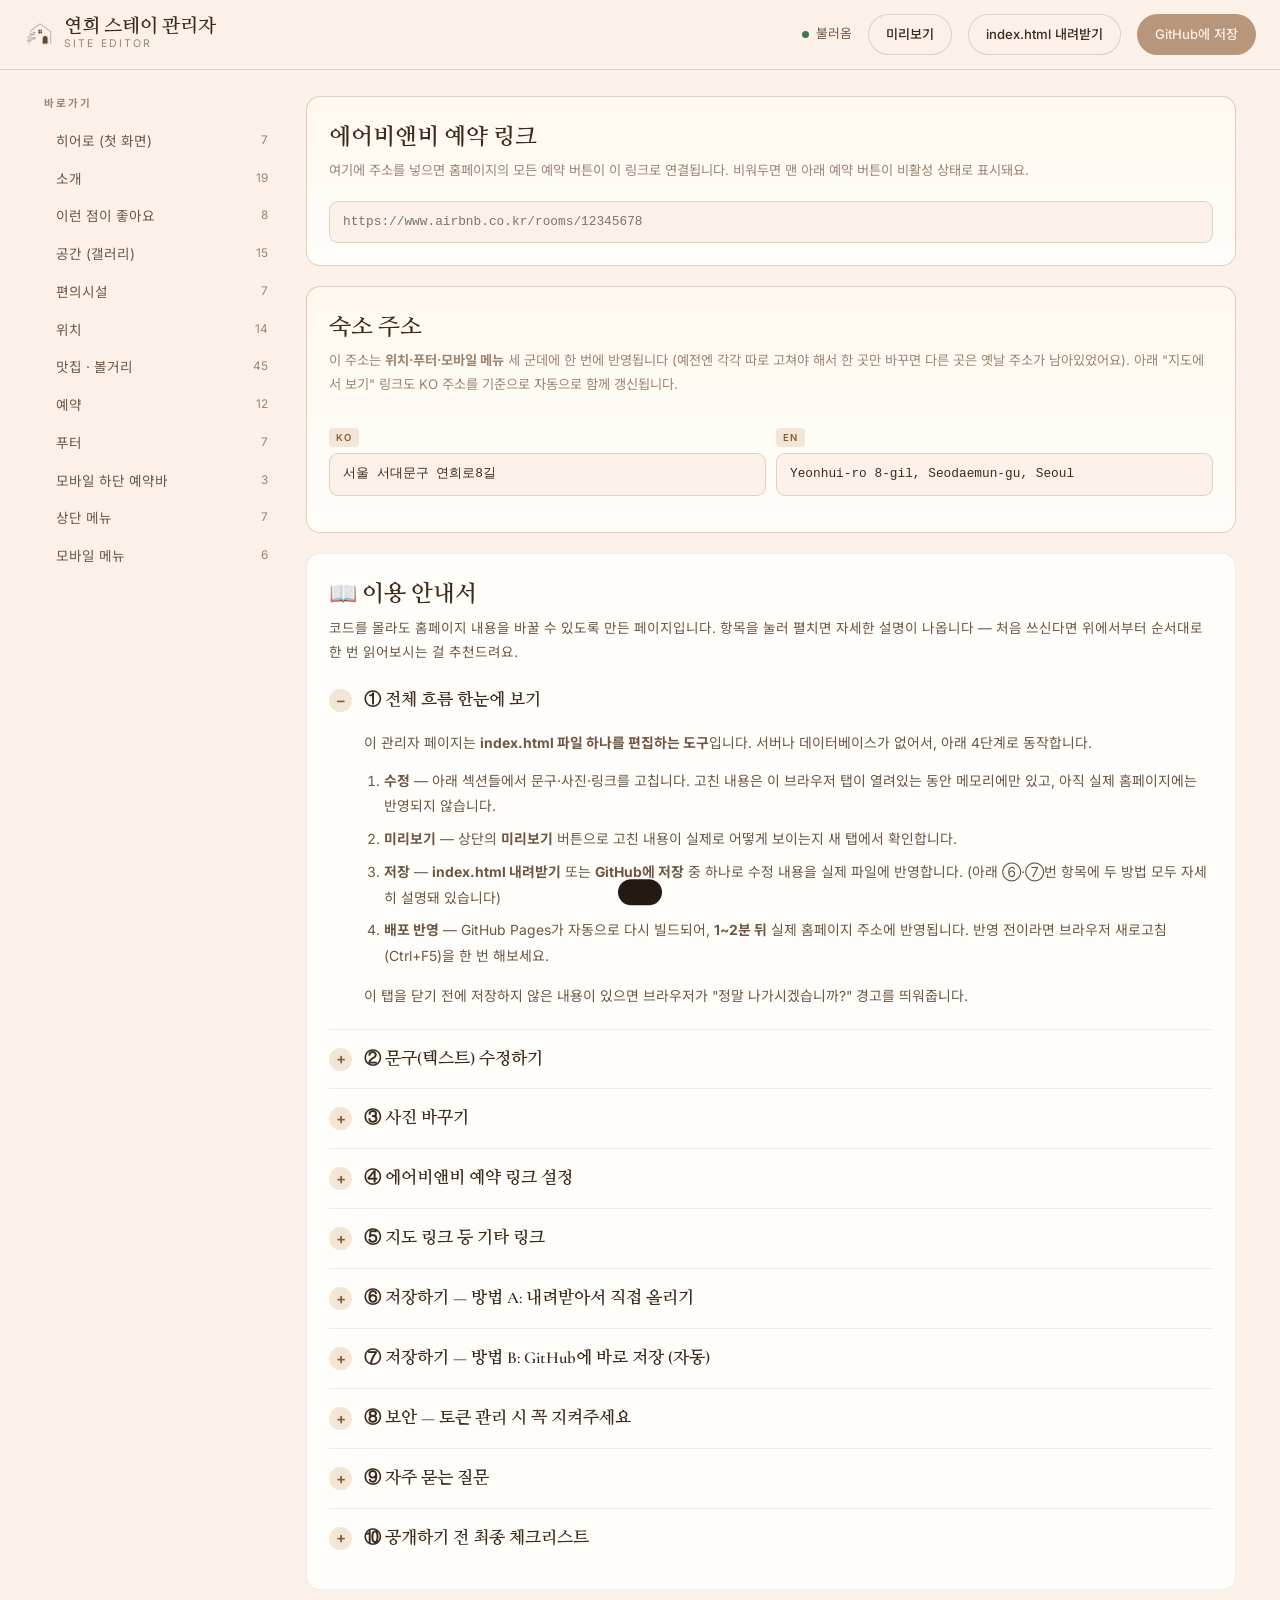
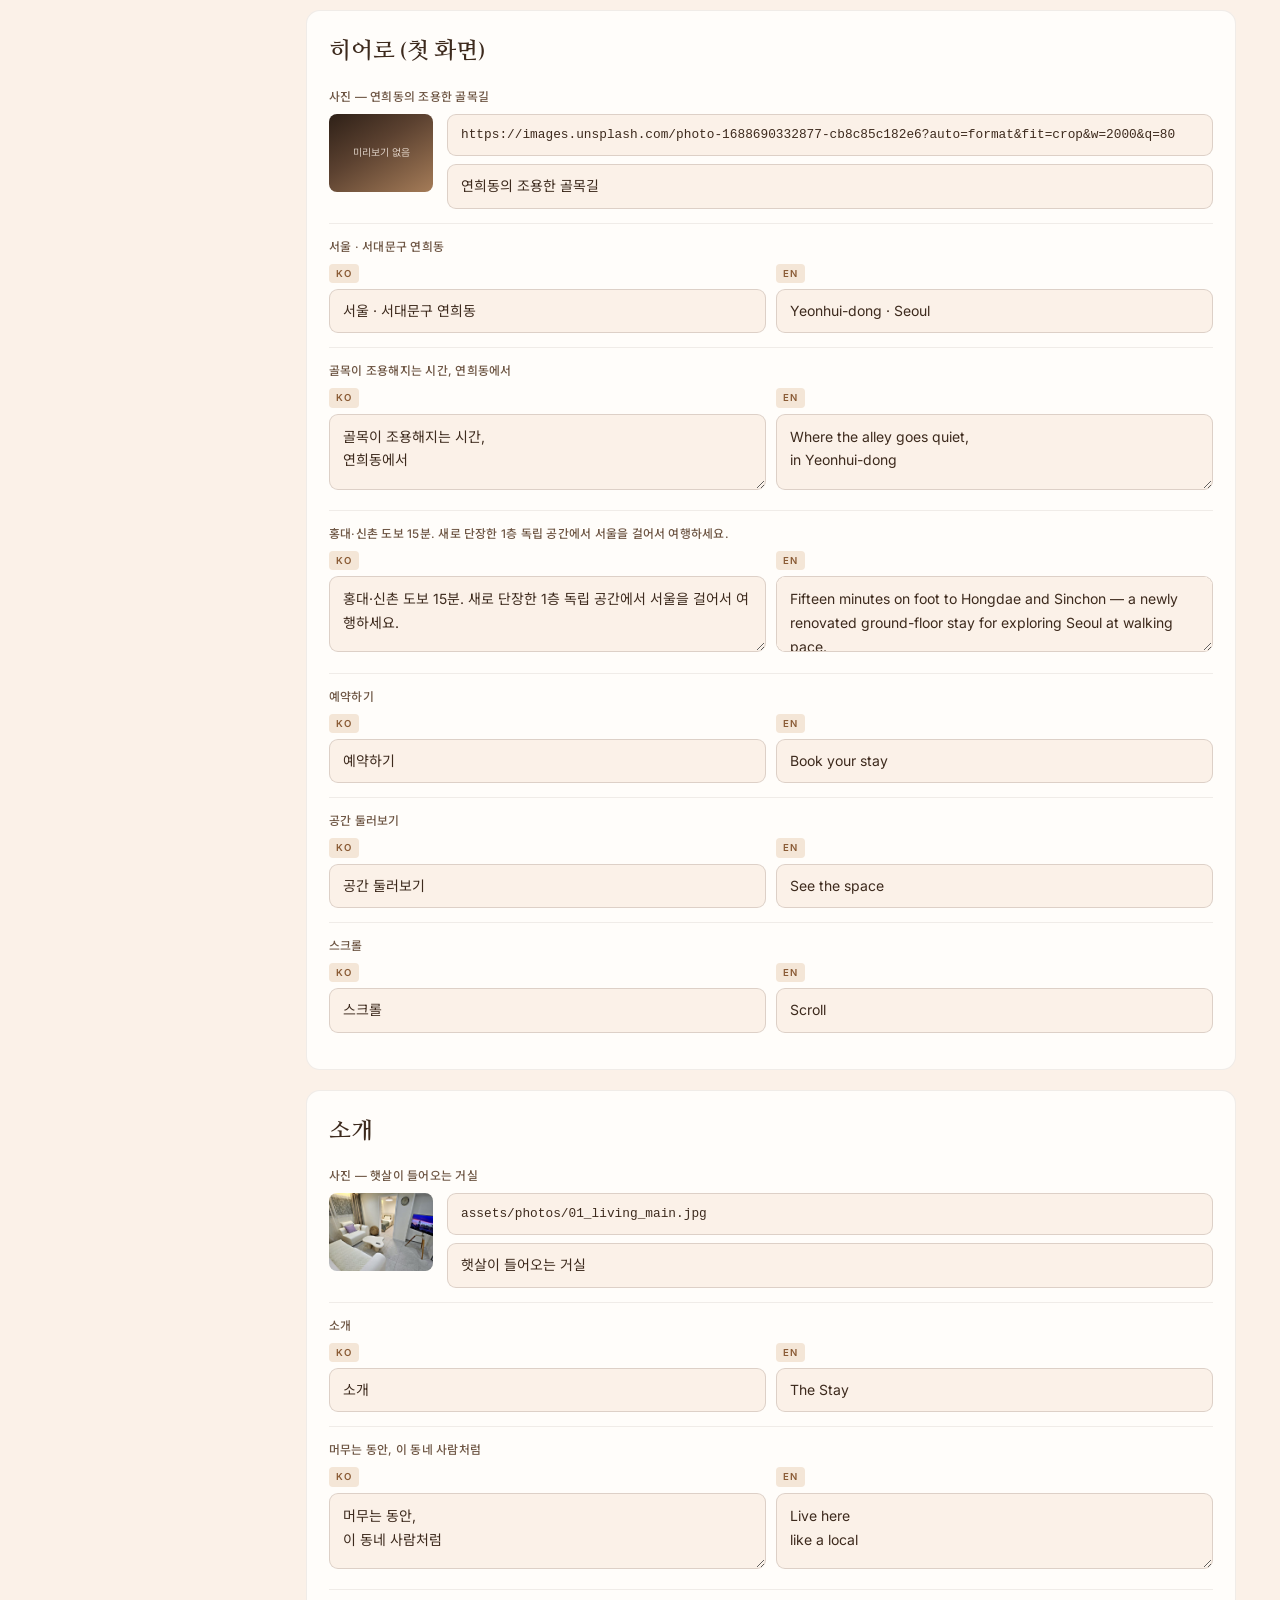
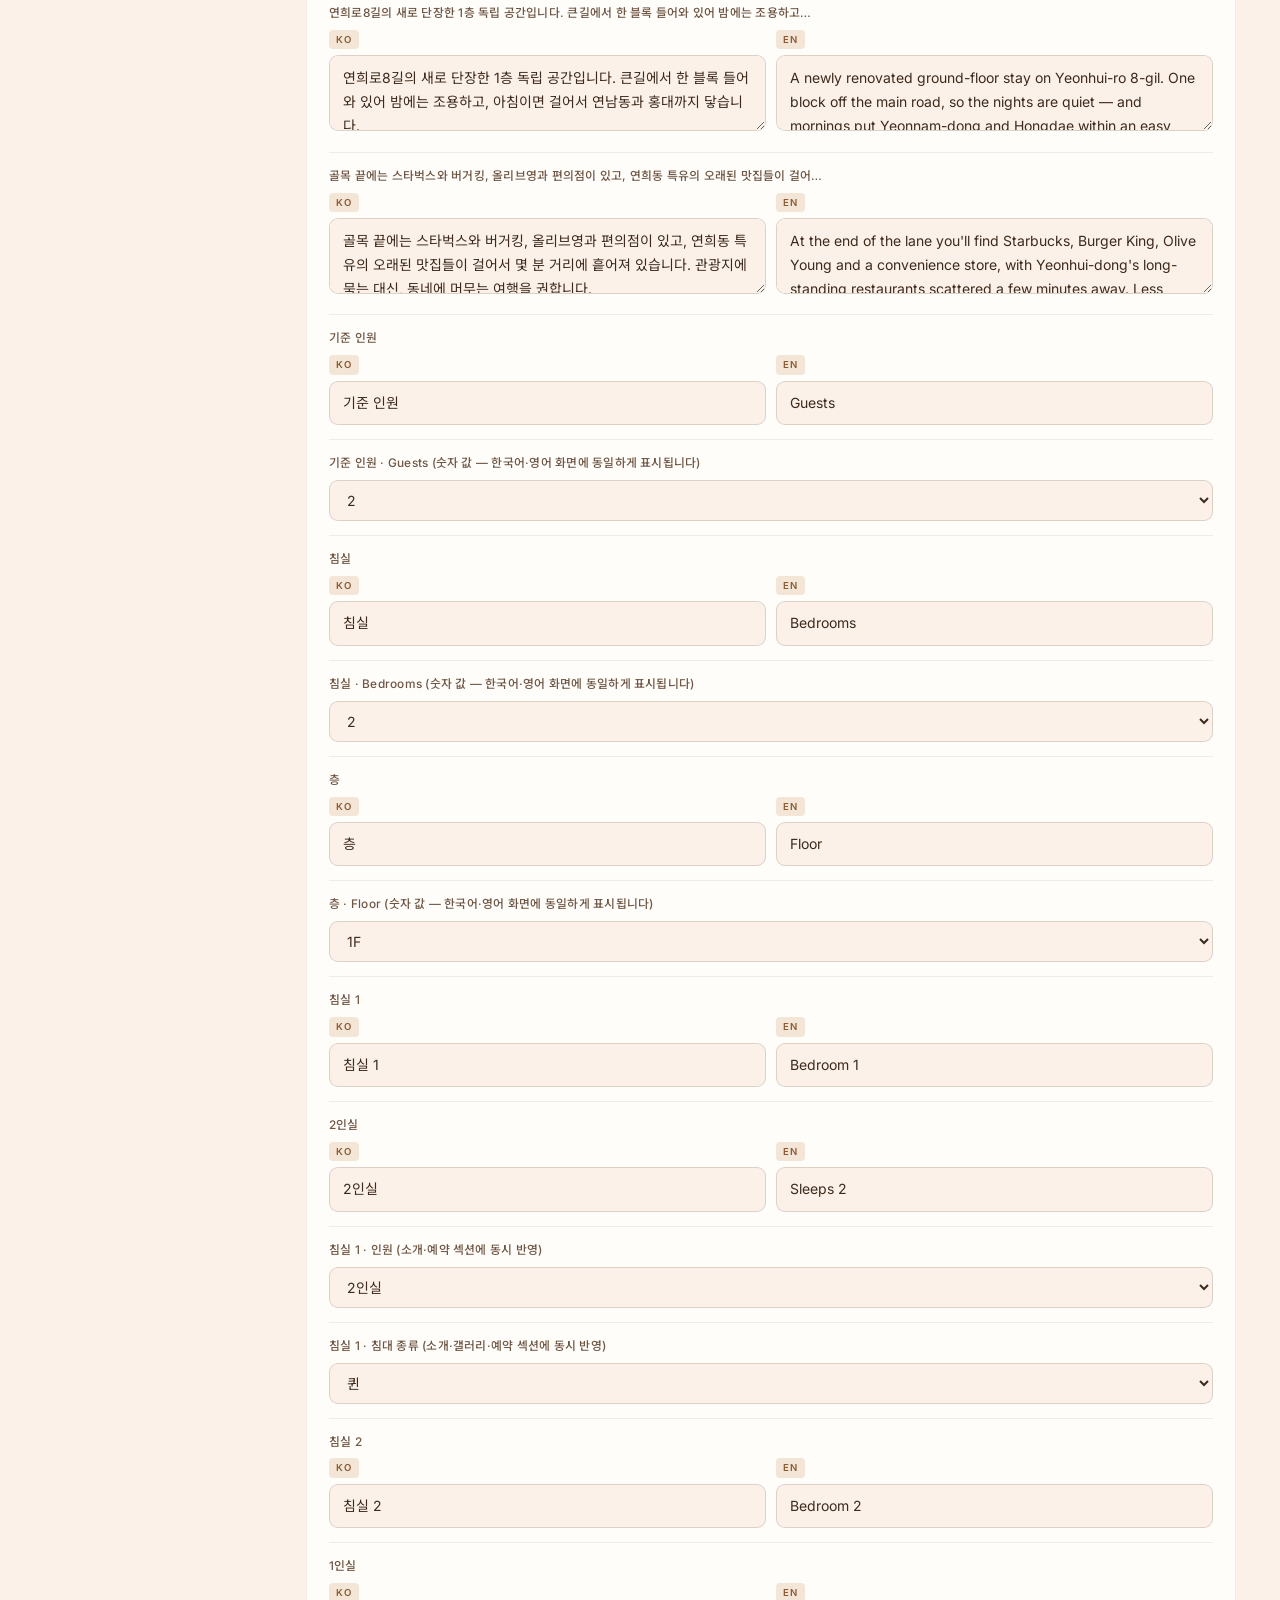
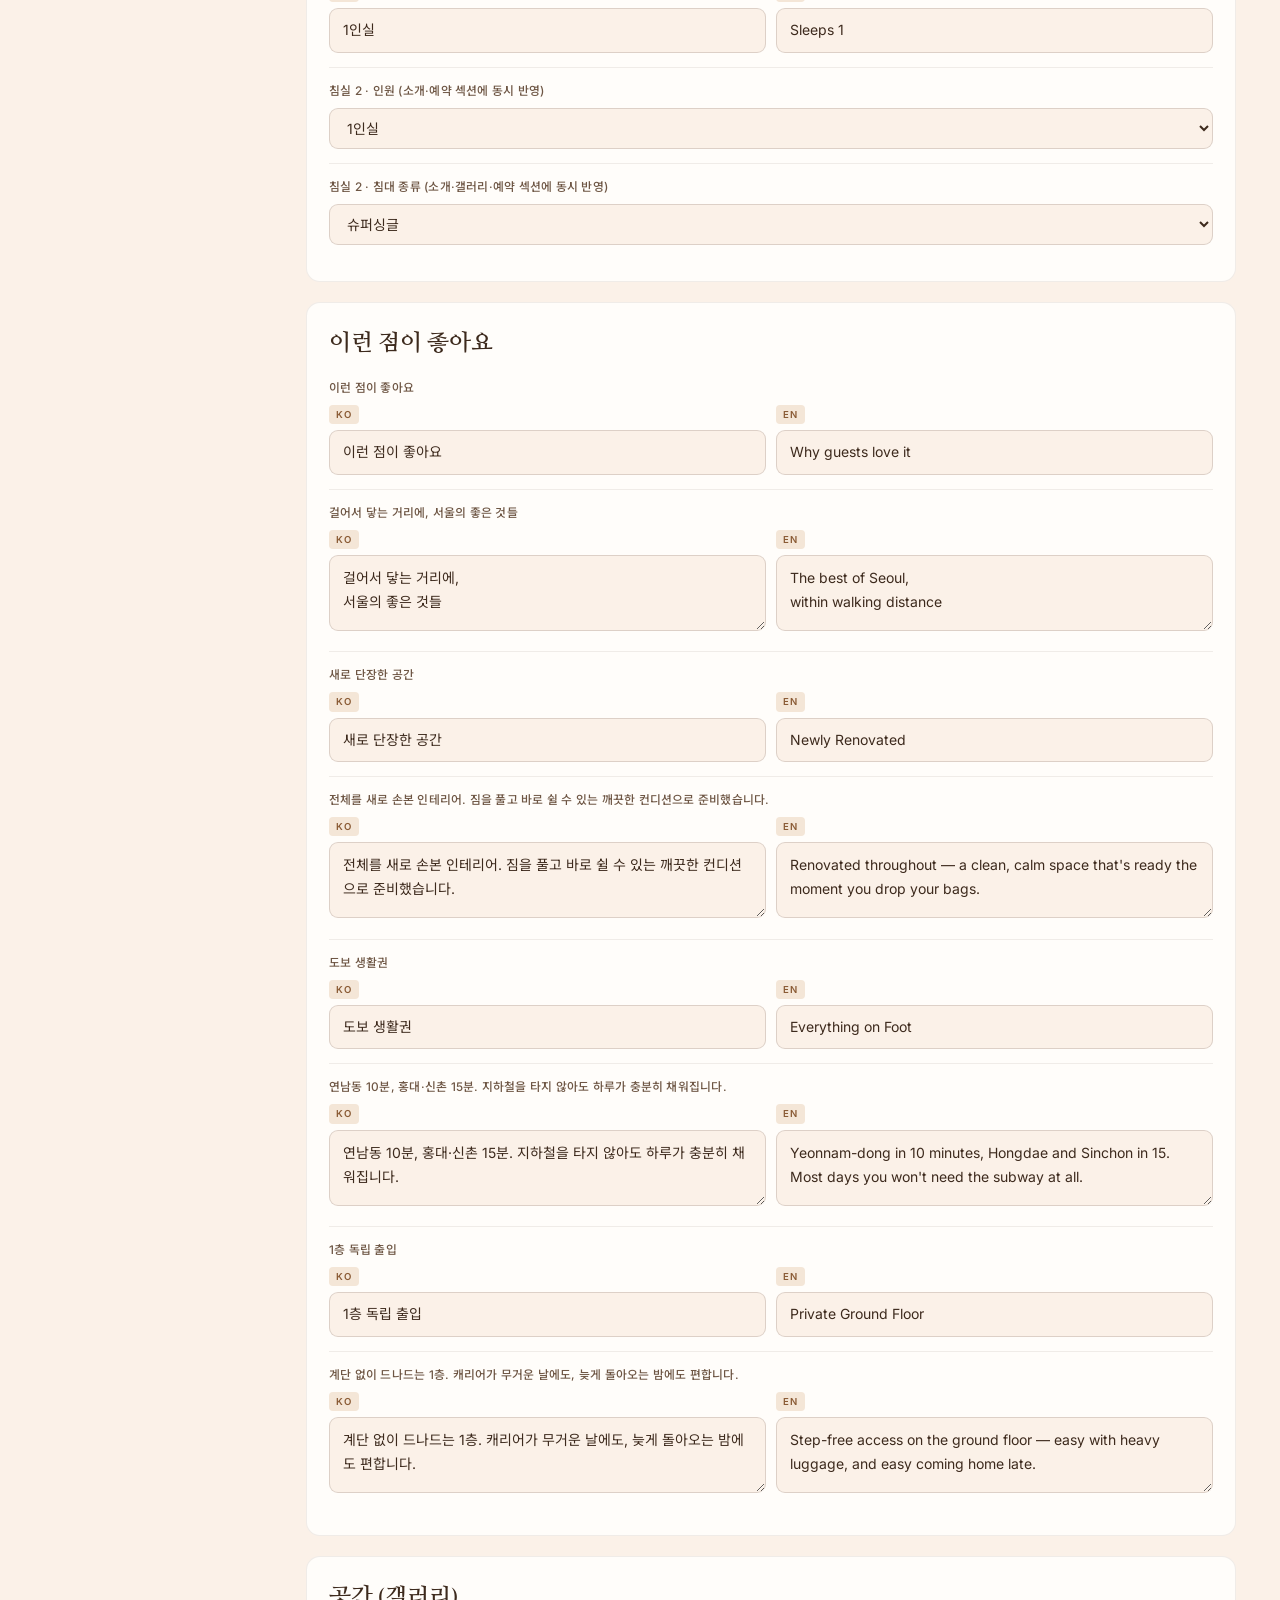
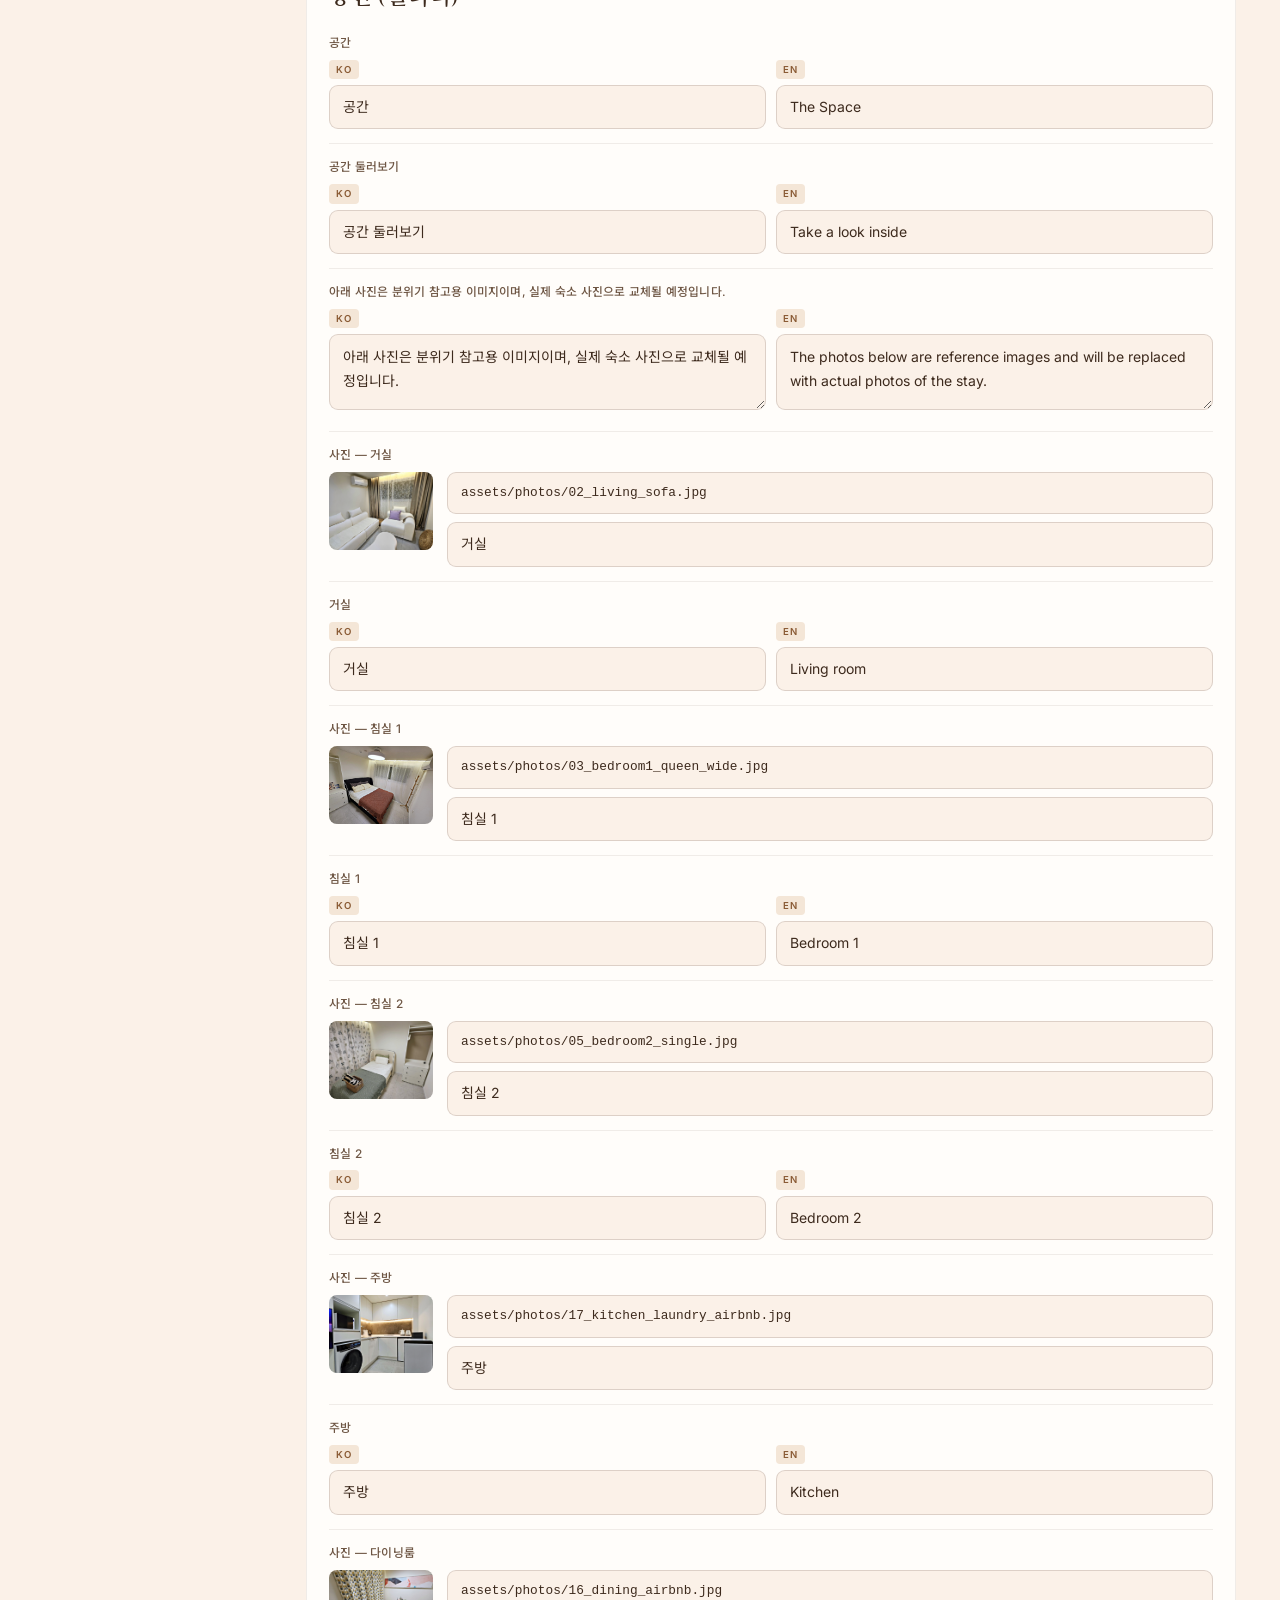
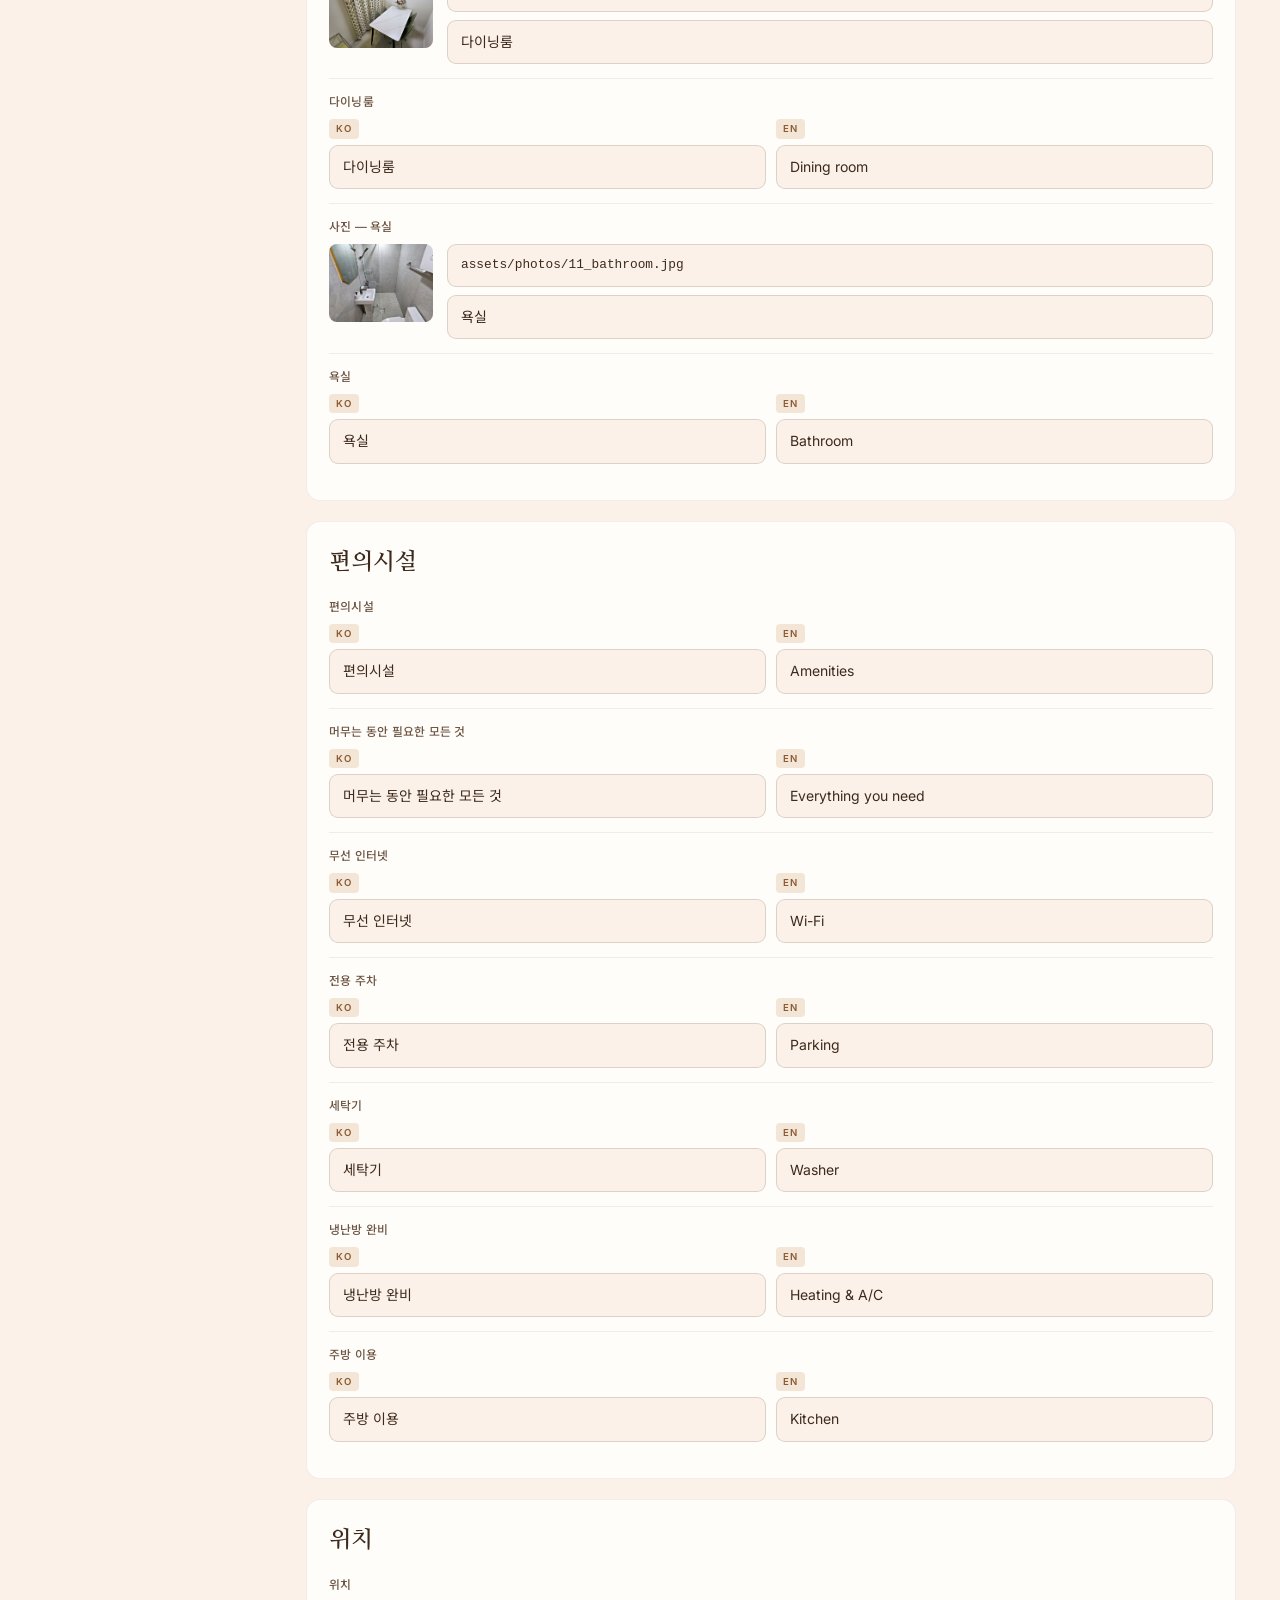
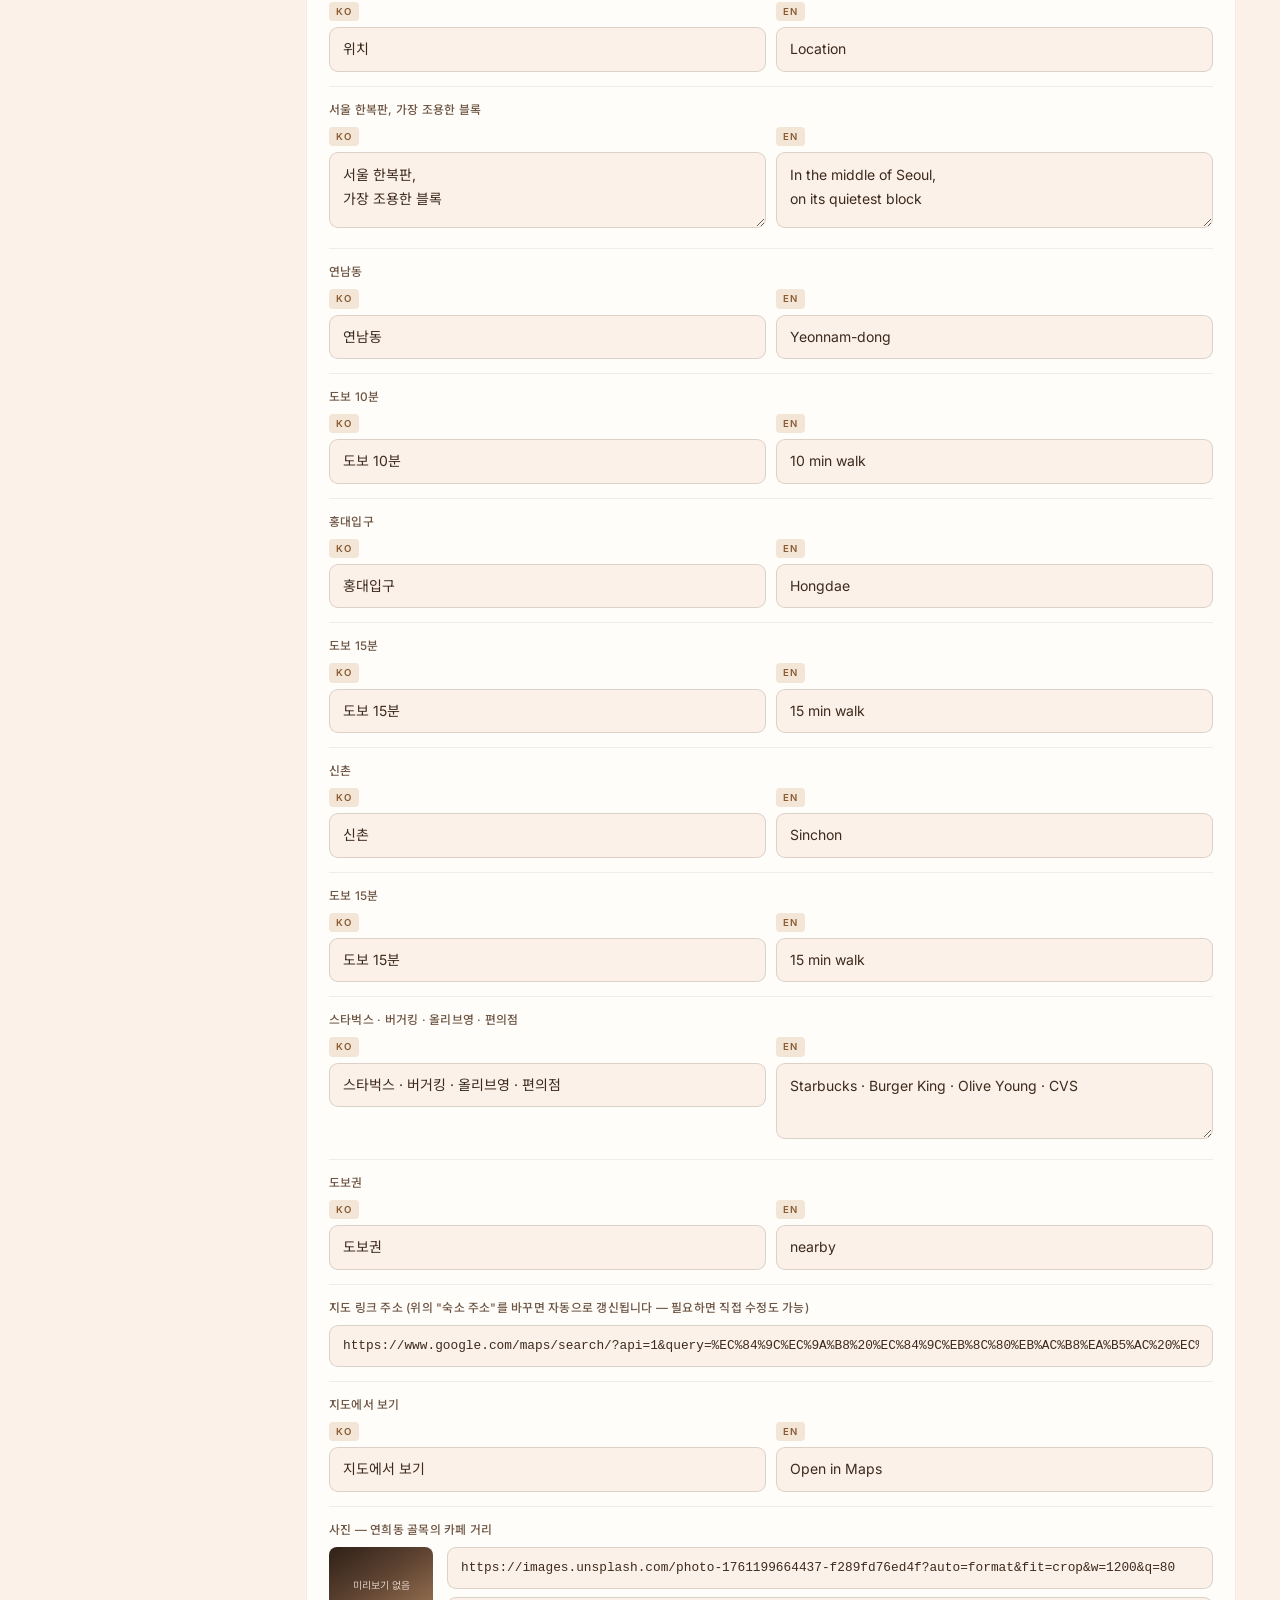
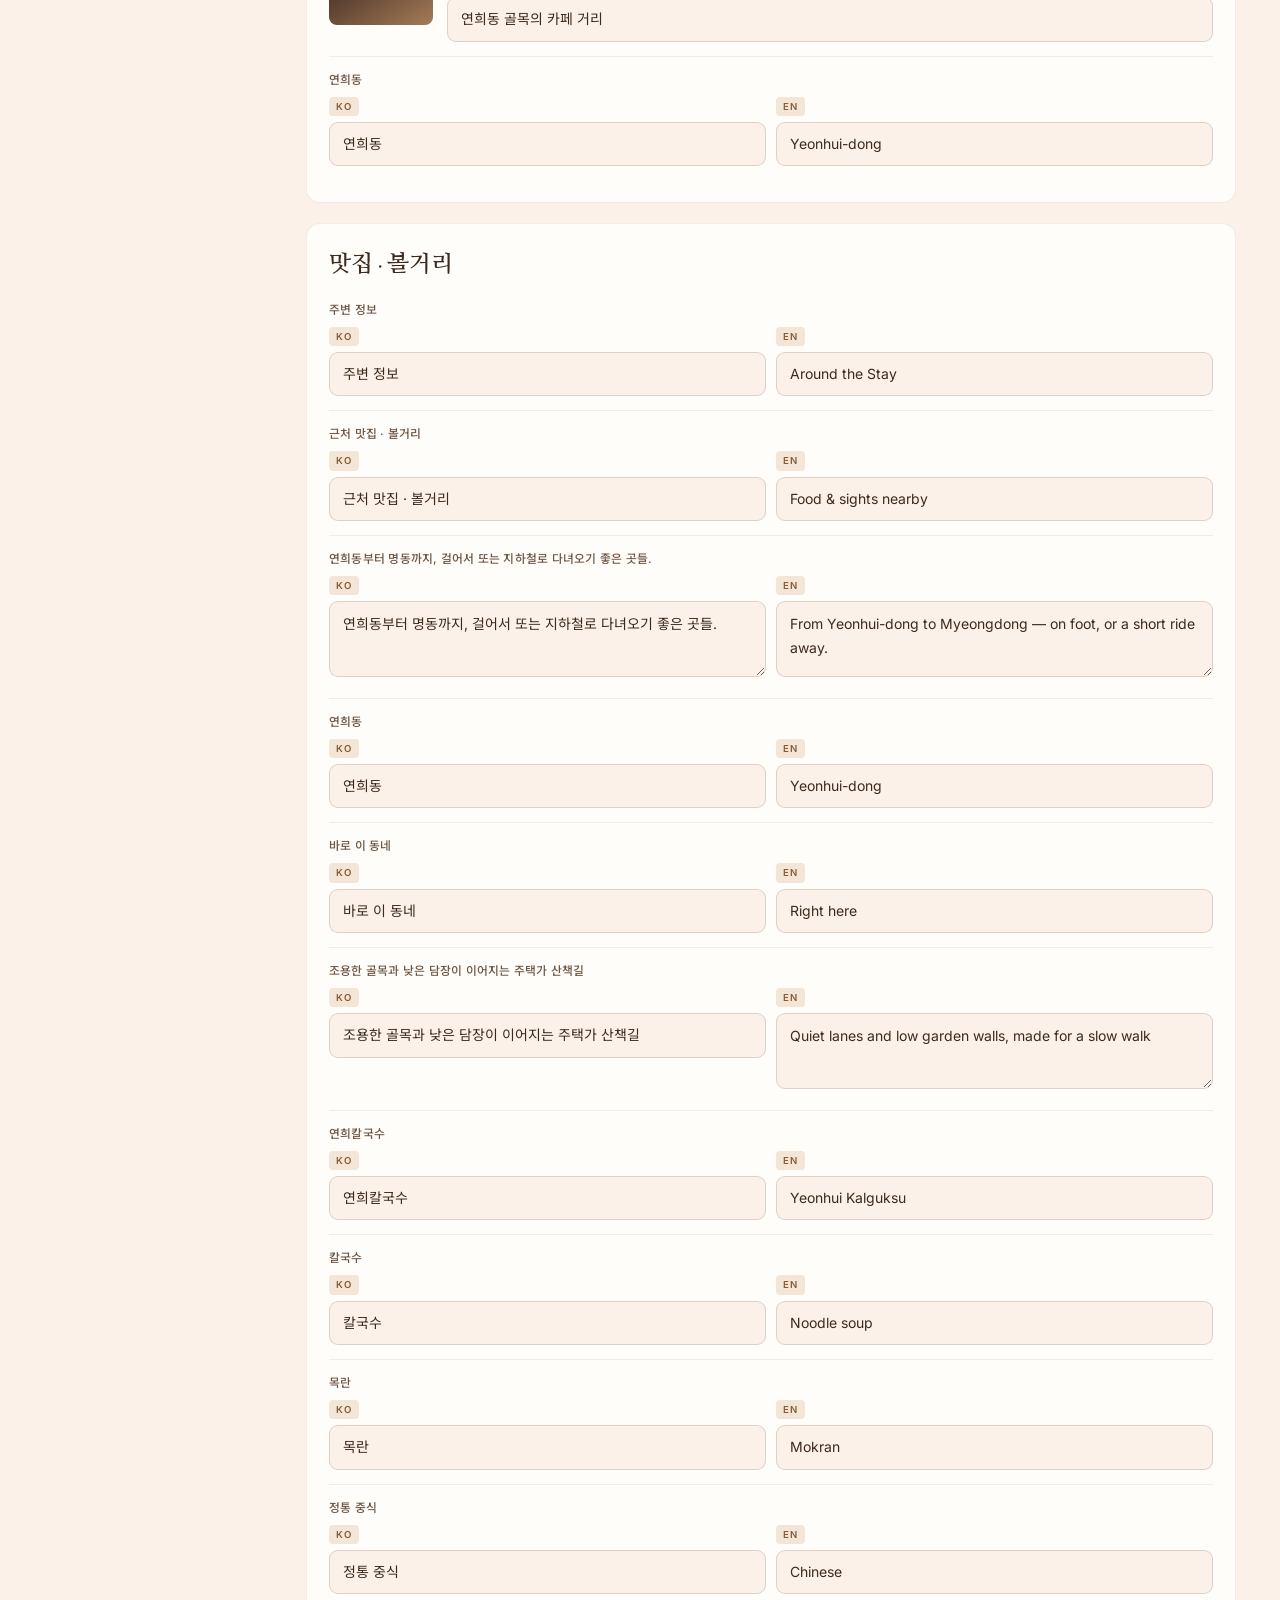
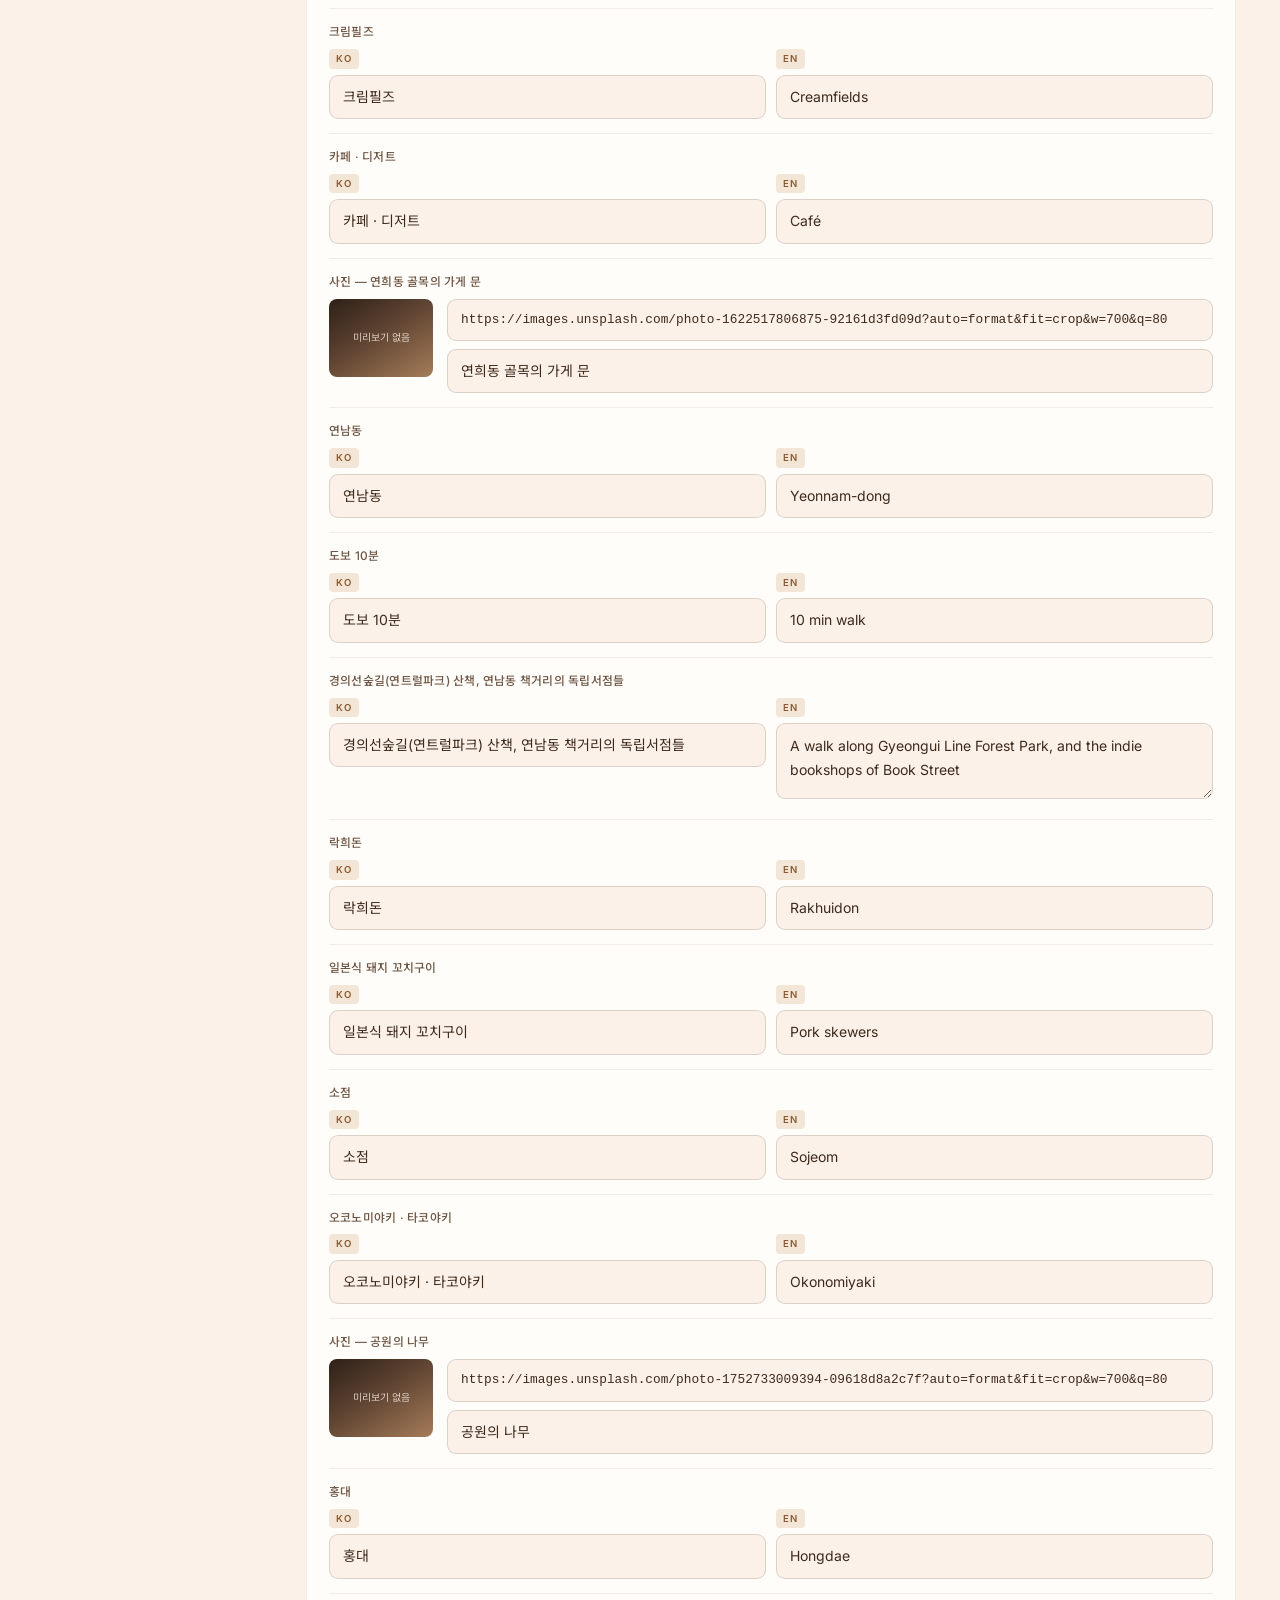
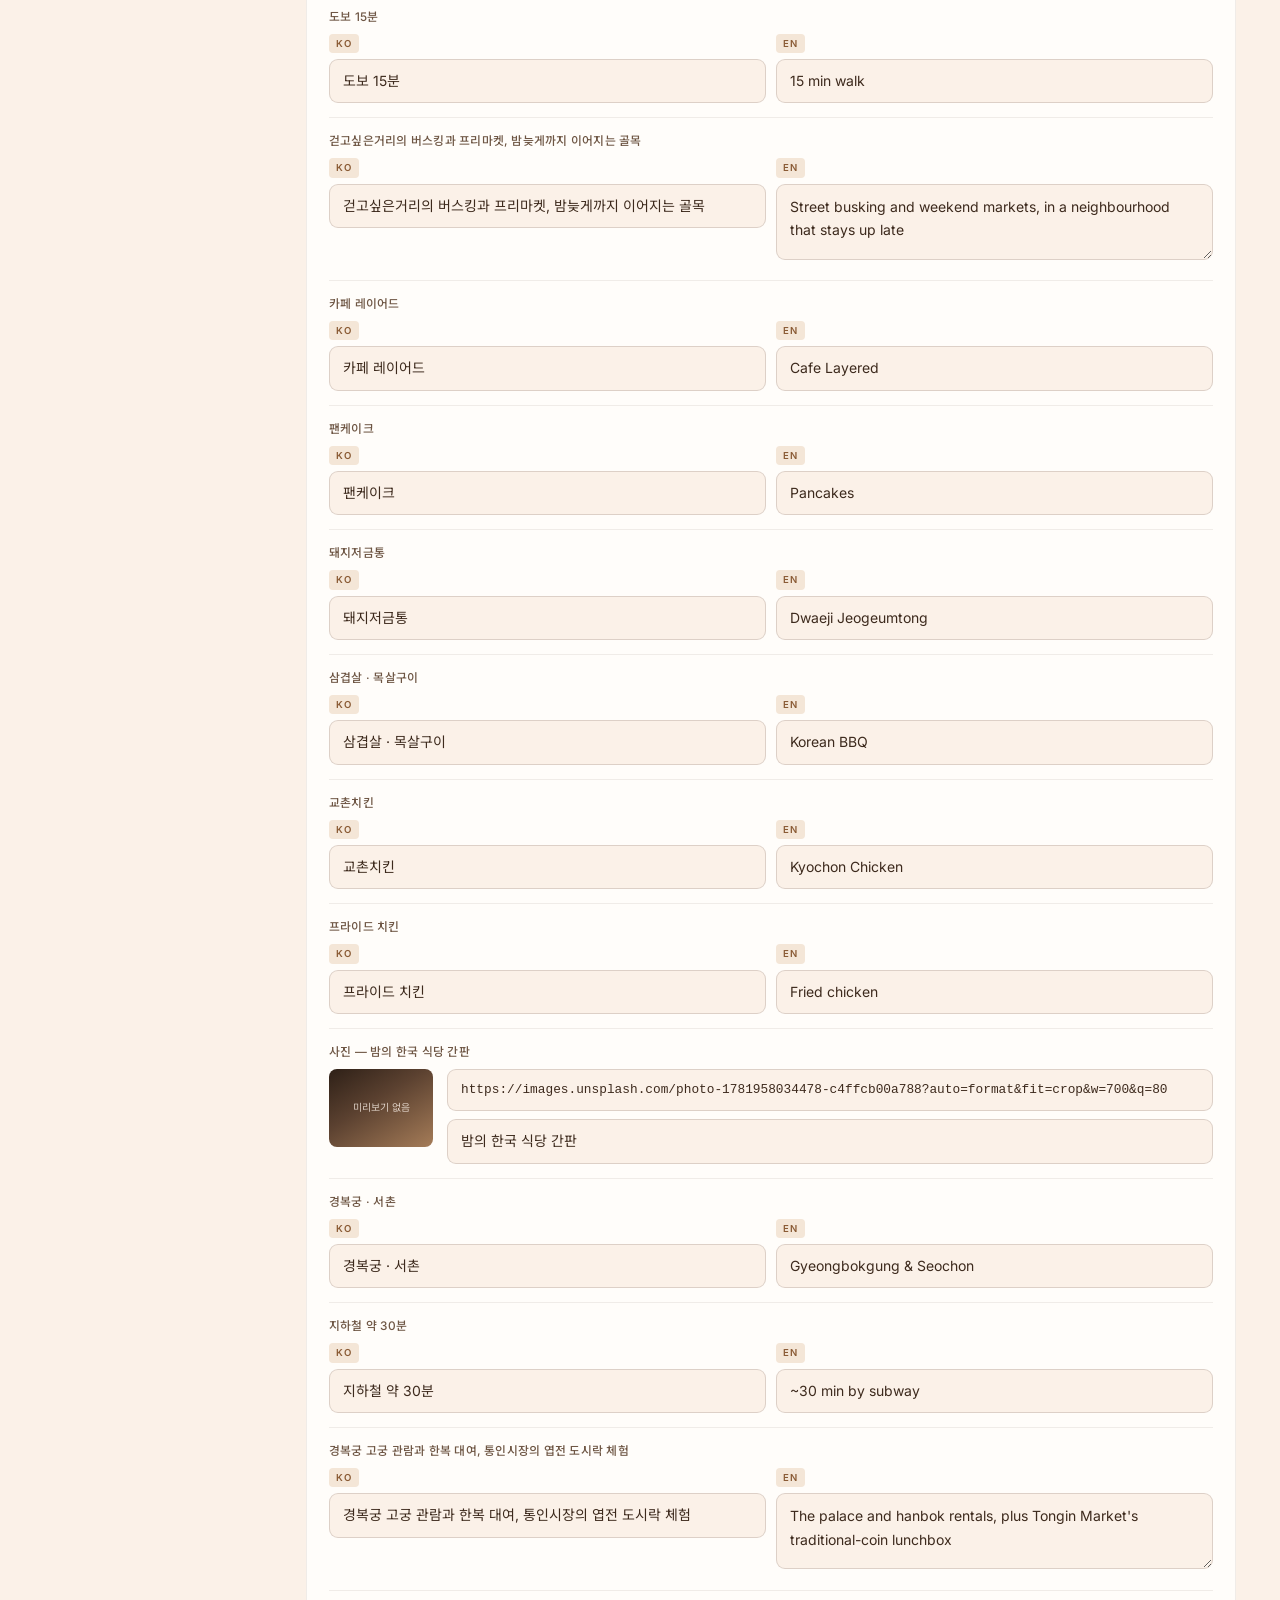
<file: admin.html>
<!doctype html>
<html lang="ko">
<head>
<meta charset="utf-8">
<meta name="viewport" content="width=device-width, initial-scale=1">
<meta name="robots" content="noindex, nofollow">
<title>연희 스테이 · 관리자</title>
<link rel="icon" href="assets/favicon-32.png" sizes="32x32">
<link href="https://fonts.googleapis.com/css2?family=Cormorant+Garamond:wght@600&family=Inter:wght@400;500;600&family=Nanum+Myeongjo:wght@700&family=Noto+Sans+KR:wght@400;500&display=swap" rel="stylesheet">
<style>
:root{
  --cream:#FBF1E8; --cream-2:#F4E6D7; --white:#FFFDFA;
  --espresso:#241A13; --ink:#3D2A1D; --ink-2:#6E5644; --ink-3:#9C8571;
  --brass:#B07C4F; --brass-2:#8A5B35;
  --line:rgba(61,42,29,.16); --line-2:rgba(61,42,29,.08);
  --ok:#3F7A4E; --warn:#9A5B22; --err:#9C3B27;
  --display:'Cormorant Garamond','Nanum Myeongjo',serif;
  --sans:'Inter','Noto Sans KR',-apple-system,BlinkMacSystemFont,'Apple SD Gothic Neo',sans-serif;
  --mono:ui-monospace,SFMono-Regular,Menlo,Consolas,monospace;
}
*{box-sizing:border-box;}
body{margin:0;background:var(--cream);color:var(--ink);font-family:var(--sans);font-size:14px;line-height:1.6;-webkit-font-smoothing:antialiased;}
img{display:block;max-width:100%;}
button,input,textarea,select{font:inherit;color:inherit;}
button{cursor:pointer;border:0;background:none;}
a{color:var(--brass-2);}

/* ---------- top bar ---------- */
.top{
  position:sticky;top:0;z-index:30;
  display:flex;align-items:center;gap:16px;flex-wrap:wrap;
  padding:14px 24px;background:rgba(251,241,232,.95);
  -webkit-backdrop-filter:blur(10px);backdrop-filter:blur(10px);
  border-bottom:1px solid var(--line);
}
.top-brand{display:flex;align-items:center;gap:10px;margin-right:auto;}
.top-brand img{width:30px;height:30px;}
.top-title{font-family:var(--display);font-weight:600;font-size:1.18rem;line-height:1.1;}
.top-sub{font-size:.66rem;letter-spacing:.2em;color:var(--ink-3);text-transform:uppercase;}
.status{display:inline-flex;align-items:center;gap:7px;font-size:.8rem;color:var(--ink-2);}
.dot{width:7px;height:7px;border-radius:50%;background:var(--ink-3);}
.dot.on{background:var(--ok);}
.dot.warn{background:var(--warn);}
.dot.err{background:var(--err);}

.btn{
  display:inline-flex;align-items:center;gap:7px;
  padding:10px 18px;border-radius:999px;background:var(--espresso);color:var(--cream);
  font-size:.82rem;font-weight:500;transition:opacity .2s,transform .2s;
}
.btn:hover{transform:translateY(-1px);}
.btn:disabled{opacity:.4;cursor:not-allowed;transform:none;}
.btn--line{background:transparent;color:var(--ink);box-shadow:inset 0 0 0 1px var(--line);}
.btn--line:hover{background:var(--white);}
.btn--brass{background:var(--brass-2);}
.btn--brass.need-setup{opacity:.6;}
.btn--brass.need-setup:hover{opacity:.8;}

/* ---------- layout ---------- */
.wrap{display:grid;grid-template-columns:1fr;gap:26px;max-width:1240px;margin:0 auto;padding:26px 24px 90px;}
@media(min-width:1000px){.wrap{grid-template-columns:236px 1fr;align-items:start;}}

.side{position:sticky;top:88px;display:none;}
@media(min-width:1000px){.side{display:block;}}
.side h4{margin:0 0 10px;font-size:.66rem;letter-spacing:.18em;text-transform:uppercase;color:var(--ink-3);}
.side a{
  display:block;padding:8px 12px;border-radius:8px;font-size:.85rem;color:var(--ink-2);
  text-decoration:none;transition:background .2s,color .2s;
}
.side a:hover{background:var(--white);color:var(--ink);}
.side .count{float:right;color:var(--ink-3);font-size:.74rem;}

/* ---------- panels ---------- */
.panel{background:var(--white);border:1px solid var(--line-2);border-radius:14px;padding:22px;margin-bottom:20px;}
.panel > h2{
  margin:0 0 4px;font-family:var(--display);font-weight:600;font-size:1.42rem;
}
.panel .hint{margin:0 0 18px;font-size:.83rem;color:var(--ink-3);line-height:1.75;}
.panel--flag{background:linear-gradient(180deg,#FFF8EE,#FFFDFA);border-color:rgba(176,124,79,.35);}
.panel--pulse{animation:ghPulse 1.5s ease;}
@keyframes ghPulse{
  0%{box-shadow:0 0 0 0 rgba(176,124,79,.55);border-color:var(--brass-2);}
  70%{box-shadow:0 0 0 16px rgba(176,124,79,0);}
  100%{box-shadow:0 0 0 0 rgba(176,124,79,0);border-color:var(--line-2);}
}

.field{padding:14px 0;border-top:1px solid var(--line-2);}
.field:first-of-type{border-top:0;}
.field > label,.flabel{
  display:block;font-size:.74rem;font-weight:500;letter-spacing:.02em;color:var(--ink-2);margin-bottom:7px;
}
.pair{display:grid;grid-template-columns:1fr;gap:10px;}
@media(min-width:720px){.pair{grid-template-columns:1fr 1fr;}}
.sub{display:flex;align-items:center;gap:8px;margin-bottom:6px;}
.chip{
  font-size:.6rem;font-weight:600;letter-spacing:.1em;padding:2px 7px;border-radius:4px;
  background:var(--cream-2);color:var(--brass-2);
}
input[type=text],input[type=url],input[type=password],textarea,select{
  width:100%;padding:10px 13px;border-radius:9px;
  background:var(--cream);border:1px solid var(--line);
  transition:border-color .2s,background .2s;
}
input:focus,textarea:focus,select:focus{outline:0;border-color:var(--brass);background:var(--white);}
textarea{resize:vertical;min-height:76px;line-height:1.7;}
.mono{font-family:var(--mono);font-size:.8rem;}

.photo{display:grid;grid-template-columns:104px 1fr;gap:14px;align-items:start;}
.photo-thumb{
  width:104px;height:78px;border-radius:8px;overflow:hidden;
  background:linear-gradient(148deg,#2E2017,#5B4130 42%,#A57C58);
  display:flex;align-items:center;justify-content:center;
}
.photo-thumb img{width:100%;height:100%;object-fit:cover;}
.photo-thumb span{font-size:.62rem;color:rgba(251,241,232,.8);text-align:center;padding:4px;}

.note{
  padding:13px 15px;border-radius:10px;background:var(--cream-2);
  font-size:.82rem;line-height:1.75;color:var(--ink-2);
}
.note strong{color:var(--ink);}
.note--warn{background:#FBF0E2;box-shadow:inset 0 0 0 1px rgba(154,91,34,.25);}

.row{display:flex;gap:10px;flex-wrap:wrap;align-items:center;}
.grow{flex:1;min-width:180px;}

/* ---------- 이용 안내서 ---------- */
.guide-intro{margin:0 0 6px;font-size:.85rem;color:var(--ink-2);line-height:1.8;}
.guide details{border-top:1px solid var(--line-2);padding:13px 0;}
.guide details:first-of-type{border-top:0;}
.guide summary{
  cursor:pointer;list-style:none;display:flex;align-items:center;gap:12px;
  font-family:var(--display);font-weight:600;font-size:1.05rem;color:var(--ink);padding:3px 0;
}
.guide summary::-webkit-details-marker{display:none;}
.guide summary::before{
  content:'+';flex:none;display:inline-flex;align-items:center;justify-content:center;
  width:23px;height:23px;border-radius:50%;background:var(--cream-2);color:var(--brass-2);
  font-family:var(--sans);font-size:.95rem;line-height:1;
}
.guide details[open] > summary::before{content:'–';}
.guide .body{padding:14px 2px 6px 35px;color:var(--ink-2);font-size:.87rem;line-height:1.85;}
.guide .body p{margin:0 0 12px;}
.guide .body p:last-child{margin-bottom:0;}
.guide .body ol,.guide .body ul{margin:0 0 14px;padding-left:20px;}
.guide .body li{margin-bottom:7px;}
.guide .body li:last-child{margin-bottom:0;}
.guide .body h4{margin:18px 0 8px;font-size:.78rem;font-weight:700;letter-spacing:.02em;color:var(--brass-2);text-transform:uppercase;}
.guide .body h4:first-child{margin-top:0;}
.guide code{background:var(--cream-2);padding:2px 6px;border-radius:5px;font-family:var(--mono);font-size:.82em;color:var(--brass-2);}
.guide .kv{display:flex;gap:10px;padding:7px 0;border-bottom:1px dashed var(--line-2);font-size:.85rem;}
.guide .kv:last-child{border-bottom:0;}
.guide .kv b{min-width:128px;color:var(--ink);font-weight:600;flex:none;}
.guide .qa{margin:0 0 14px;}
.guide .qa:last-child{margin-bottom:0;}
.guide .qa .q{font-weight:600;color:var(--ink);margin-bottom:4px;}
.guide .qa .q::before{content:'Q. ';color:var(--brass-2);}
.guide .qa .a::before{content:'A. ';color:var(--ink-3);}
.guide .checklist label{display:flex;align-items:flex-start;gap:9px;padding:7px 0;cursor:pointer;}
.guide .checklist input{margin-top:3px;flex:none;}

/* ---------- loader ---------- */
.loader{max-width:560px;margin:70px auto;text-align:center;padding:0 24px;}
.loader img{width:74px;margin:0 auto 20px;}
.loader h1{font-family:var(--display);font-weight:600;font-size:2rem;margin:0 0 10px;}
.loader p{color:var(--ink-2);margin:0 0 24px;line-height:1.85;}
.drop{
  border:1.5px dashed var(--line);border-radius:14px;padding:30px 20px;background:var(--white);
  transition:border-color .2s,background .2s;
}
.drop.over{border-color:var(--brass);background:#FFF8EE;}

.toast{
  position:fixed;left:50%;bottom:26px;transform:translateX(-50%) translateY(120%);
  z-index:60;padding:13px 22px;border-radius:999px;
  background:var(--espresso);color:var(--cream);font-size:.85rem;
  box-shadow:0 16px 40px -20px rgba(36,26,19,.8);
  transition:transform .35s cubic-bezier(.22,.61,.36,1);
  max-width:90vw;text-align:center;
}
.toast.show{transform:translateX(-50%) translateY(0);}
.toast.err{background:var(--err);}
[hidden]{display:none !important;}
</style>
</head>
<body>

<!-- ===== 파일을 아직 못 읽은 경우 ===== -->
<div class="loader" id="loader">
  <img src="assets/logo-mark-dark.png" alt="">
  <h1>연희 스테이 관리자</h1>
  <p id="loaderMsg">홈페이지 파일(index.html)을 읽는 중입니다…</p>
  <div class="drop" id="drop" hidden>
    <p style="margin-bottom:18px;">이 폴더의 <strong>index.html</strong> 파일을 선택하거나 여기로 끌어다 놓아주세요.</p>
    <input type="file" id="filePick" accept=".html,text/html">
    <p style="margin:18px 0 0;font-size:.8rem;color:var(--ink-3);">
      웹 주소(http)로 열면 자동으로 불러옵니다. 컴퓨터에서 파일을 직접 열었을 때만 이 단계가 필요해요.
    </p>
  </div>
</div>

<!-- ===== 편집 화면 ===== -->
<div id="app" hidden>
  <header class="top">
    <div class="top-brand">
      <img src="assets/logo-mark-dark.png" alt="">
      <div>
        <div class="top-title">연희 스테이 관리자</div>
        <div class="top-sub">Site Editor</div>
      </div>
    </div>
    <span class="status"><span class="dot on" id="stateDot"></span><span id="stateText">불러옴</span></span>
    <button class="btn btn--line" id="previewBtn" type="button">미리보기</button>
    <button class="btn btn--line" id="downloadBtn" type="button">index.html 내려받기</button>
    <button class="btn btn--brass" id="ghSaveBtn" type="button" title="처음 한 번은 저장소 설정이 필요합니다 (아래 'GitHub에 바로 저장' 항목)">GitHub에 저장</button>
  </header>

  <div class="wrap">
    <aside class="side">
      <h4>바로가기</h4>
      <nav id="sideNav"></nav>
    </aside>

    <main>
      <!-- 예약 링크 -->
      <section class="panel panel--flag">
        <h2>에어비앤비 예약 링크</h2>
        <p class="hint">여기에 주소를 넣으면 홈페이지의 모든 예약 버튼이 이 링크로 연결됩니다. 비워두면 맨 아래 예약 버튼이 비활성 상태로 표시돼요.</p>
        <input type="url" id="bookingUrl" class="mono" placeholder="https://www.airbnb.co.kr/rooms/12345678">
      </section>

      <!-- 숙소 주소 -->
      <section class="panel panel--flag">
        <h2>숙소 주소</h2>
        <p class="hint">
          이 주소는 <strong>위치·푸터·모바일 메뉴</strong> 세 군데에 한 번에 반영됩니다 (예전엔 각각 따로 고쳐야 해서 한 곳만 바꾸면 다른 곳은 옛날 주소가 남아있었어요).
          아래 "지도에서 보기" 링크도 KO 주소를 기준으로 자동으로 함께 갱신됩니다.
        </p>
        <div class="field">
          <div class="pair">
            <div>
              <div class="sub"><span class="chip">KO</span></div>
              <input type="text" id="addrKo" class="mono">
            </div>
            <div>
              <div class="sub"><span class="chip">EN</span></div>
              <input type="text" id="addrEn" class="mono">
            </div>
          </div>
        </div>
      </section>

      <section class="panel guide" id="guidePanel">
        <h2>📖 이용 안내서</h2>
        <p class="guide-intro">
          코드를 몰라도 홈페이지 내용을 바꿀 수 있도록 만든 페이지입니다. 항목을 눌러 펼치면 자세한 설명이 나옵니다 —
          처음 쓰신다면 위에서부터 순서대로 한 번 읽어보시는 걸 추천드려요.
        </p>

        <details open>
          <summary>① 전체 흐름 한눈에 보기</summary>
          <div class="body">
            <p>이 관리자 페이지는 <strong>index.html 파일 하나를 편집하는 도구</strong>입니다. 서버나 데이터베이스가 없어서, 아래 4단계로 동작합니다.</p>
            <ol>
              <li><strong>수정</strong> — 아래 섹션들에서 문구·사진·링크를 고칩니다. 고친 내용은 이 브라우저 탭이 열려있는 동안 메모리에만 있고, 아직 실제 홈페이지에는 반영되지 않습니다.</li>
              <li><strong>미리보기</strong> — 상단의 <strong>미리보기</strong> 버튼으로 고친 내용이 실제로 어떻게 보이는지 새 탭에서 확인합니다.</li>
              <li><strong>저장</strong> — <strong>index.html 내려받기</strong> 또는 <strong>GitHub에 저장</strong> 중 하나로 수정 내용을 실제 파일에 반영합니다. (아래 ⑥·⑦번 항목에 두 방법 모두 자세히 설명돼 있습니다)</li>
              <li><strong>배포 반영</strong> — GitHub Pages가 자동으로 다시 빌드되어, <strong>1~2분 뒤</strong> 실제 홈페이지 주소에 반영됩니다. 반영 전이라면 브라우저 새로고침(Ctrl+F5)을 한 번 해보세요.</li>
            </ol>
            <p>이 탭을 닫기 전에 저장하지 않은 내용이 있으면 브라우저가 "정말 나가시겠습니까?" 경고를 띄워줍니다.</p>
          </div>
        </details>

        <details>
          <summary>② 문구(텍스트) 수정하기</summary>
          <div class="body">
            <p>홈페이지는 한국어/영어 두 언어로 되어 있어서, 대부분의 문구는 <span class="chip">KO</span>·<span class="chip">EN</span> 한 쌍으로 나타납니다.</p>
            <h4>수정 방법</h4>
            <ul>
              <li>입력창에 바로 타이핑하면 <strong>즉시</strong> 반영됩니다 (내부적으로 값이 바뀔 뿐, 화면 자체가 바뀌는 건 아니에요 — 확인은 미리보기로).</li>
              <li>짧은 문장은 한 줄 입력창, 길거나 줄바꿈이 있는 문장은 여러 줄 입력창으로 자동으로 나뉘어 보여집니다.</li>
              <li><strong>줄바꿈은 Enter</strong>로 입력하세요. 홈페이지에서도 그 자리에서 줄이 나뉩니다.</li>
              <li>한국어와 영어는 <strong>완전히 따로 저장</strong>됩니다. 한쪽만 고치면 다른 언어로 봤을 때는 예전 문구가 그대로 남아있으니, 내용을 바꿀 땐 <strong>KO·EN 둘 다</strong> 고쳐주세요.</li>
              <li>가격(₩150,000 – ₩200,000)처럼 언어 구분이 없는 항목은 "한국어·영어 공통" 이라고 표시되고 입력창이 하나뿐입니다 — 하나만 고치면 한국어·영어 화면 모두에 반영됩니다.</li>
              <li>"소개" 섹션의 <strong>기준 인원 · 침실 · 싱글 침대</strong>는 오타 방지를 위해 셀렉트박스(숫자 선택)로, <strong>층</strong>은 텍스트 입력으로 되어 있습니다. 이 값들도 언어 구분 없이 하나만 존재합니다.</li>
            </ul>
            <p>각 입력창 위의 회색 글씨는 지금 무슨 문구를 고치는지 알려주는 미리보기 라벨입니다 (실제로 저장되는 값이 아니에요).</p>
          </div>
        </details>

        <details>
          <summary>③ 사진 바꾸기</summary>
          <div class="body">
            <p><strong>이 페이지에는 "사진 업로드" 버튼이 없습니다.</strong> 대신 각 사진마다 "사진 주소(경로)"를 입력하는 칸이 있고, 그 주소가 가리키는 이미지가 화면에 표시되는 방식입니다. 그래서 사진을 바꾸려면 먼저 사진 파일을 어딘가에 올려두고, 그 주소를 여기에 입력해야 합니다.</p>

            <h4>방법 A — GitHub 저장소에 올리고 경로 입력 (권장)</h4>
            <ol>
              <li>GitHub에서 저장소 페이지로 이동합니다.</li>
              <li><code>assets</code> 폴더를 열고 (없다면) <code>photos</code>라는 폴더를 새로 만듭니다 — <strong>Add file → Create new file</strong>에서 파일명 칸에 <code>assets/photos/.gitkeep</code>처럼 입력하면 폴더가 자동으로 생깁니다.</li>
              <li><code>assets/photos</code> 폴더로 들어가 <strong>Add file → Upload files</strong>를 누르고 사진 파일을 끌어다 놓은 뒤 <strong>Commit changes</strong>를 누릅니다.</li>
              <li>업로드한 파일명을 확인합니다 (예: <code>living.jpg</code>).</li>
              <li>이 관리자 페이지의 사진 칸에 <code>assets/photos/living.jpg</code> 처럼 경로를 입력합니다. 왼쪽 미리보기 썸네일에 바로 사진이 뜨면 성공입니다.</li>
            </ol>

            <h4>방법 B — 이미 인터넷에 있는 사진 주소 붙여넣기</h4>
            <p>사진이 이미 어딘가(인스타그램 제외 — 외부에서 못 불러옵니다, 또는 별도 이미지 호스팅)에 올라가 있다면, 그 주소(<code>https://...</code>로 시작)를 그대로 붙여넣어도 됩니다.</p>

            <h4>알아두면 좋은 것</h4>
            <ul>
              <li>사진 밑의 <strong>"사진 설명"</strong> 칸(alt 텍스트)도 함께 채워주세요 — 검색엔진 노출과 시각장애인용 스크린리더에 쓰입니다.</li>
              <li>사진 비율은 CSS가 알아서 맞춰주므로(<code>object-fit: cover</code>) 어떤 크기를 넣어도 레이아웃이 깨지지 않습니다. 가로 1600px 내외, 1MB 이하를 권장합니다.</li>
              <li>왼쪽 썸네일이 <strong>"미리보기 없음"</strong>으로 나오면 주소가 틀렸거나, 아직 업로드가 안 됐거나, 오탈자가 있는 경우입니다. 주소를 다시 확인해주세요.</li>
              <li>주소가 잘못되어도 실제 홈페이지가 깨지지는 않습니다 — 사진 대신 브랜드 색 그래픽이 대신 표시되도록 되어 있어요.</li>
              <li>총 <strong>15곳</strong>의 사진이 있습니다 (히어로 1 · 소개 1 · 갤러리 6 · 위치 1 · 주변 정보 5 · 예약 1). 전부 실제 사진으로 교체했다면, 갤러리 위의 "분위기 참고용 이미지" 안내 문구도 지워주세요 (해당 문구는 "공간 (갤러리)" 섹션에 있습니다).</li>
            </ul>
          </div>
        </details>

        <details>
          <summary>④ 에어비앤비 예약 링크 설정</summary>
          <div class="body">
            <p>맨 위 <strong>"에어비앤비 예약 링크"</strong> 칸에 숙소의 실제 에어비앤비 주소를 넣으면, 홈페이지 안의 <strong>모든</strong> 예약 버튼(상단 메뉴, 히어로, 하단 예약 섹션, 모바일 하단 바까지)이 자동으로 그 주소로 연결됩니다.</p>
            <p>비워두면 상단·하단 대부분의 예약 버튼은 페이지 안의 예약 섹션(#book)으로 스크롤만 하고, 맨 아래 "에어비앤비에서 예약하기" 버튼만 눌러도 반응 없는 비활성 상태로 표시됩니다.</p>
          </div>
        </details>

        <details>
          <summary>⑤ 지도 링크 등 기타 링크</summary>
          <div class="body">
            <p>"위치" 섹션의 <strong>지도 링크 주소</strong> 칸은 "지도에서 보기" 버튼이 여는 구글 지도 주소입니다. 새 주소를 구글 지도에서 검색 → 공유 → 링크 복사로 얻어서 붙여넣으면 됩니다.</p>
          </div>
        </details>

        <details>
          <summary>⑥ 저장하기 — 방법 A: 내려받아서 직접 올리기</summary>
          <div class="body">
            <p>아무 사전 설정 없이 바로 쓸 수 있는 방법입니다.</p>
            <ol>
              <li>수정을 마쳤으면 상단의 <strong>index.html 내려받기</strong>를 누릅니다 — 컴퓨터에 <code>index.html</code> 파일이 다운로드됩니다.</li>
              <li>GitHub 저장소 페이지로 이동해 <code>index.html</code> 파일을 클릭합니다.</li>
              <li>오른쪽 위 연필(✏) 아이콘 또는 <strong>⋯ → Delete file</strong> 후 <strong>Add file → Upload files</strong>로 방금 받은 파일을 올립니다. (연필 아이콘으로 직접 코드를 붙여넣는 방법도 가능합니다.)</li>
              <li>맨 아래 <strong>Commit changes</strong>를 누르면 1~2분 뒤 실제 홈페이지에 반영됩니다.</li>
            </ol>
            <p>여러 명이 관리한다면, 이 방법은 매번 파일을 직접 주고받아야 해서 조금 번거로울 수 있습니다 — 자주 쓰신다면 아래 ⑦번 방법을 추천드립니다.</p>
          </div>
        </details>

        <details>
          <summary>⑦ 저장하기 — 방법 B: GitHub에 바로 저장 (자동)</summary>
          <div class="body">
            <p>한 번만 설정해두면, 이후에는 <strong>GitHub에 저장</strong> 버튼 한 번으로 바로 반영됩니다.</p>

            <h4>1) GitHub 액세스 토큰 발급받기</h4>
            <ol>
              <li>GitHub에 로그인한 상태에서 오른쪽 위 <strong>프로필 사진 클릭 → Settings</strong></li>
              <li>왼쪽 메뉴 맨 아래 <strong>Developer settings</strong></li>
              <li><strong>Personal access tokens → Fine-grained tokens</strong></li>
              <li><strong>Generate new token</strong> 클릭</li>
              <li><strong>Token name</strong>에 알아보기 쉬운 이름 입력 (예: "연희스테이 관리자")</li>
              <li><strong>Expiration</strong>(만료일)을 지정합니다 — 보안을 위해 반드시 설정하세요 (예: 90일).</li>
              <li><strong>Repository access</strong>에서 <strong>Only select repositories</strong>를 고르고, 이 홈페이지 저장소 <strong>하나만</strong> 선택합니다.</li>
              <li><strong>Permissions → Repository permissions</strong>를 펼쳐서 <strong>Contents</strong> 항목을 <strong>Read and write</strong>로 바꿉니다. (다른 권한은 건드리지 않아도 됩니다.)</li>
              <li>맨 아래 <strong>Generate token</strong>을 누르면 <code>github_pat_</code>로 시작하는 토큰 문자열이 나옵니다. <strong>이 화면을 벗어나면 다시 볼 수 없으니</strong> 바로 복사하세요.</li>
            </ol>

            <h4>2) 이 페이지에 등록하기</h4>
            <p>아래 "GitHub에 바로 저장" 항목에 다음을 채워주세요.</p>
            <div class="kv"><b>저장소</b><span><code>계정(또는 조직)/저장소이름</code> 형식. 예: <code>YeonheeStay/yeonhee-stay</code></span></div>
            <div class="kv"><b>브랜치</b><span>보통 <code>main</code> 그대로 두면 됩니다.</span></div>
            <div class="kv"><b>파일 경로</b><span>보통 <code>index.html</code> 그대로 두면 됩니다.</span></div>
            <div class="kv"><b>액세스 토큰</b><span>1)에서 복사한 <code>github_pat_...</code> 문자열</span></div>
            <p>다 채우면 <strong>설정 저장</strong>을 누르세요. 상태 표시가 초록 점으로 바뀌면 준비 완료입니다. 이제부터는 수정 후 상단의 <strong>GitHub에 저장</strong> 버튼만 누르면 됩니다.</p>

            <h4>저장이 안 될 때</h4>
            <ul>
              <li><strong>404 / Not Found</strong> — 저장소 이름 오타, 또는 토큰이 그 저장소에 접근 권한이 없는 경우입니다. "계정/저장소이름" 형식과 대소문자를 확인하세요.</li>
              <li><strong>401 / 403</strong> — 토큰이 만료되었거나, Contents 권한이 Read and write가 아닌 경우입니다. 토큰을 새로 발급받아주세요.</li>
              <li><strong>422</strong> — 브랜치 이름이 실제와 다른 경우가 많습니다 (예: main이 아니라 master).</li>
            </ul>
          </div>
        </details>

        <details>
          <summary>⑧ 보안 — 토큰 관리 시 꼭 지켜주세요</summary>
          <div class="body">
            <p><strong>정적 웹사이트에는 진짜 로그인을 만들 수 없습니다.</strong> 서버가 없어서 비밀번호를 확인해줄 곳이 없고, 페이지 안에 비밀번호를 적어두면 소스 보기로 그대로 드러나기 때문입니다. 그래서 가짜 로그인 화면 대신 이런 방식으로 설계했습니다.</p>
            <ul>
              <li>이 관리자 페이지 자체에는 비밀 정보가 없습니다. 누가 이 페이지를 열더라도 <strong>내 토큰을 직접 입력하지 않는 한 홈페이지를 바꿀 수 없습니다.</strong></li>
              <li>검색엔진에 노출되지 않도록 <code>noindex</code> 처리를 해두었습니다.</li>
              <li>토큰은 <strong>이 브라우저(localStorage)에만</strong> 저장되며, GitHub API 외의 다른 곳으로 전송되지 않습니다.</li>
              <li><strong>공용 컴퓨터·공유 기기에서 사용했다면 반드시 "토큰 지우기"를 눌러주세요.</strong></li>
              <li>가장 안전한 방법은 <code>admin.html</code>과 <code>js/admin.js</code>를 아예 GitHub에 올리지 않고, 내 컴퓨터에서 파일로 직접 열어 쓰는 것입니다 — 이 경우 처음 열 때 <code>index.html</code>을 선택(또는 끌어다 놓기)해야 합니다.</li>
              <li>웹에 올려서 쓰신다면 이 페이지 주소를 다른 사람과 공유하지 마시고, 토큰에는 반드시 만료일(Expiration)을 설정해주세요.</li>
              <li>토큰이 유출된 것 같다면 GitHub → Settings → Developer settings → Personal access tokens에서 즉시 <strong>Delete</strong>하면 바로 무효화됩니다.</li>
            </ul>
          </div>
        </details>

        <details>
          <summary>⑨ 자주 묻는 질문</summary>
          <div class="body">
            <div class="qa"><div class="q">여러 명이 같이 관리해도 되나요?</div><div class="a">네. 관리자마다 이 페이지를 각자 열고, 각자 발급받은 GitHub 토큰을 등록해서 쓰면 됩니다. 파일 자체(admin.html)는 공유해도 되지만, 토큰은 절대 다른 사람과 공유하지 마세요.</div></div>
            <div class="qa"><div class="q">미리보기 버튼을 눌러도 새 창이 안 열려요.</div><div class="a">브라우저의 팝업 차단 기능 때문입니다. 주소창 옆 팝업 차단 아이콘을 눌러 이 사이트의 팝업을 허용해주세요.</div></div>
            <div class="qa"><div class="q">실수로 이상한 내용을 저장했어요. 되돌릴 수 있나요?</div><div class="a">네. GitHub 저장소 페이지에서 index.html의 History(커밋 기록)를 열면 이전 버전을 확인하고 되돌릴 수 있습니다. 걱정된다면 중요한 수정 전에 "index.html 내려받기"로 현재 버전을 백업해두세요.</div></div>
            <div class="qa"><div class="q">고친 내용이 홈페이지에 안 보여요.</div><div class="a">저장(GitHub 저장 또는 파일 업로드) 후 GitHub Pages가 다시 빌드되는 데 보통 1~2분이 걸립니다. 그래도 안 보이면 브라우저 강력 새로고침(Ctrl+F5 또는 Cmd+Shift+R)을 해보세요 — 캐시 때문일 수 있습니다.</div></div>
            <div class="qa"><div class="q">이 관리자 페이지를 컴퓨터에 저장해서 오프라인으로 써도 되나요?</div><div class="a">네. admin.html, js/admin.js, index.html을 같은 폴더에 두고 admin.html을 더블클릭하면, 자동으로 못 읽는 대신 화면 안내에 따라 index.html을 선택(또는 끌어다 놓기)해서 쓸 수 있습니다. 이 경우 "GitHub에 저장"도 인터넷만 연결되어 있으면 그대로 동작합니다.</div></div>
          </div>
        </details>

        <details>
          <summary>⑩ 공개하기 전 최종 체크리스트</summary>
          <div class="body checklist">
            <label><input type="checkbox"> 에어비앤비 예약 링크를 실제 주소로 넣었다</label>
            <label><input type="checkbox"> 사진 15곳을 전부 실제 숙소 사진으로 교체했다</label>
            <label><input type="checkbox"> 갤러리의 "분위기 참고용 이미지" 안내 문구를 지웠다</label>
            <label><input type="checkbox"> 한국어·영어 문구를 모두 실제 내용으로 확인했다</label>
            <label><input type="checkbox"> 주소·가격·인원·지도 링크가 정확한지 확인했다</label>
            <label><input type="checkbox"> 미리보기로 PC·모바일 화면을 모두 확인했다</label>
            <label><input type="checkbox"> (웹에 올려서 쓴다면) 토큰에 만료일을 설정했고, 페이지 주소를 남과 공유하지 않았다</label>
          </div>
        </details>
      </section>

      <!-- 자동 생성 영역 -->
      <div id="sections"></div>

      <!-- GitHub 저장 설정 -->
      <section class="panel" id="ghPanel">
        <h2>GitHub에 바로 저장 (선택)</h2>
        <p class="hint">
          <strong>처음 한 번만</strong> 액세스 토큰을 발급받아 아래에 입력하면, 그다음부터는 상단의
          <strong>GitHub에 저장</strong> 버튼 한 번으로 홈페이지에 바로 반영됩니다. 저장소 이름은 이미 채워져
          있으니 <strong>액세스 토큰만</strong> 발급받아 입력하면 됩니다 (방법은 바로 아래 참고).
          설정 전에 상단 버튼을 누르면 자동으로 이 화면으로 안내해드려요. 설정하지 않아도
          <strong>index.html 내려받기</strong> 후 GitHub에 직접 올리는 방식으로 사용할 수 있습니다.
        </p>

        <div class="note note--warn" style="margin-bottom:16px;">
          토큰은 이 브라우저에만 저장되며 외부로 전송되지 않습니다(GitHub 외). 공용 컴퓨터에서는 사용하지 마시고,
          토큰은 <strong>이 저장소 하나에만 권한을 준 Fine-grained token</strong>으로 발급해주세요.
        </div>

        <div class="field">
          <label for="ghRepo">저장소 (계정/저장소이름)</label>
          <input type="text" id="ghRepo" class="mono" placeholder="YeonheeStay/yeonhee-stay" value="yeonheestay/yeonhee-stay">
        </div>
        <div class="field">
          <div class="row">
            <div class="grow">
              <label for="ghBranch">브랜치</label>
              <input type="text" id="ghBranch" class="mono" placeholder="main" value="main">
            </div>
            <div class="grow">
              <label for="ghPath">파일 경로</label>
              <input type="text" id="ghPath" class="mono" placeholder="index.html" value="index.html">
            </div>
          </div>
        </div>
        <div class="field">
          <label for="ghToken">액세스 토큰</label>
          <input type="password" id="ghToken" class="mono" placeholder="github_pat_...">
        </div>
        <div class="field">
          <div class="row">
            <button class="btn btn--line" id="ghSaveCfg" type="button">설정 저장</button>
            <button class="btn btn--line" id="ghClear" type="button">토큰 지우기</button>
            <span class="status"><span class="dot" id="ghDot"></span><span id="ghText">미설정</span></span>
          </div>
        </div>
      </section>
    </main>
  </div>
</div>

<div class="toast" id="toast"></div>
<script src="js/admin.js"></script>
</body>
</html>
</file>
